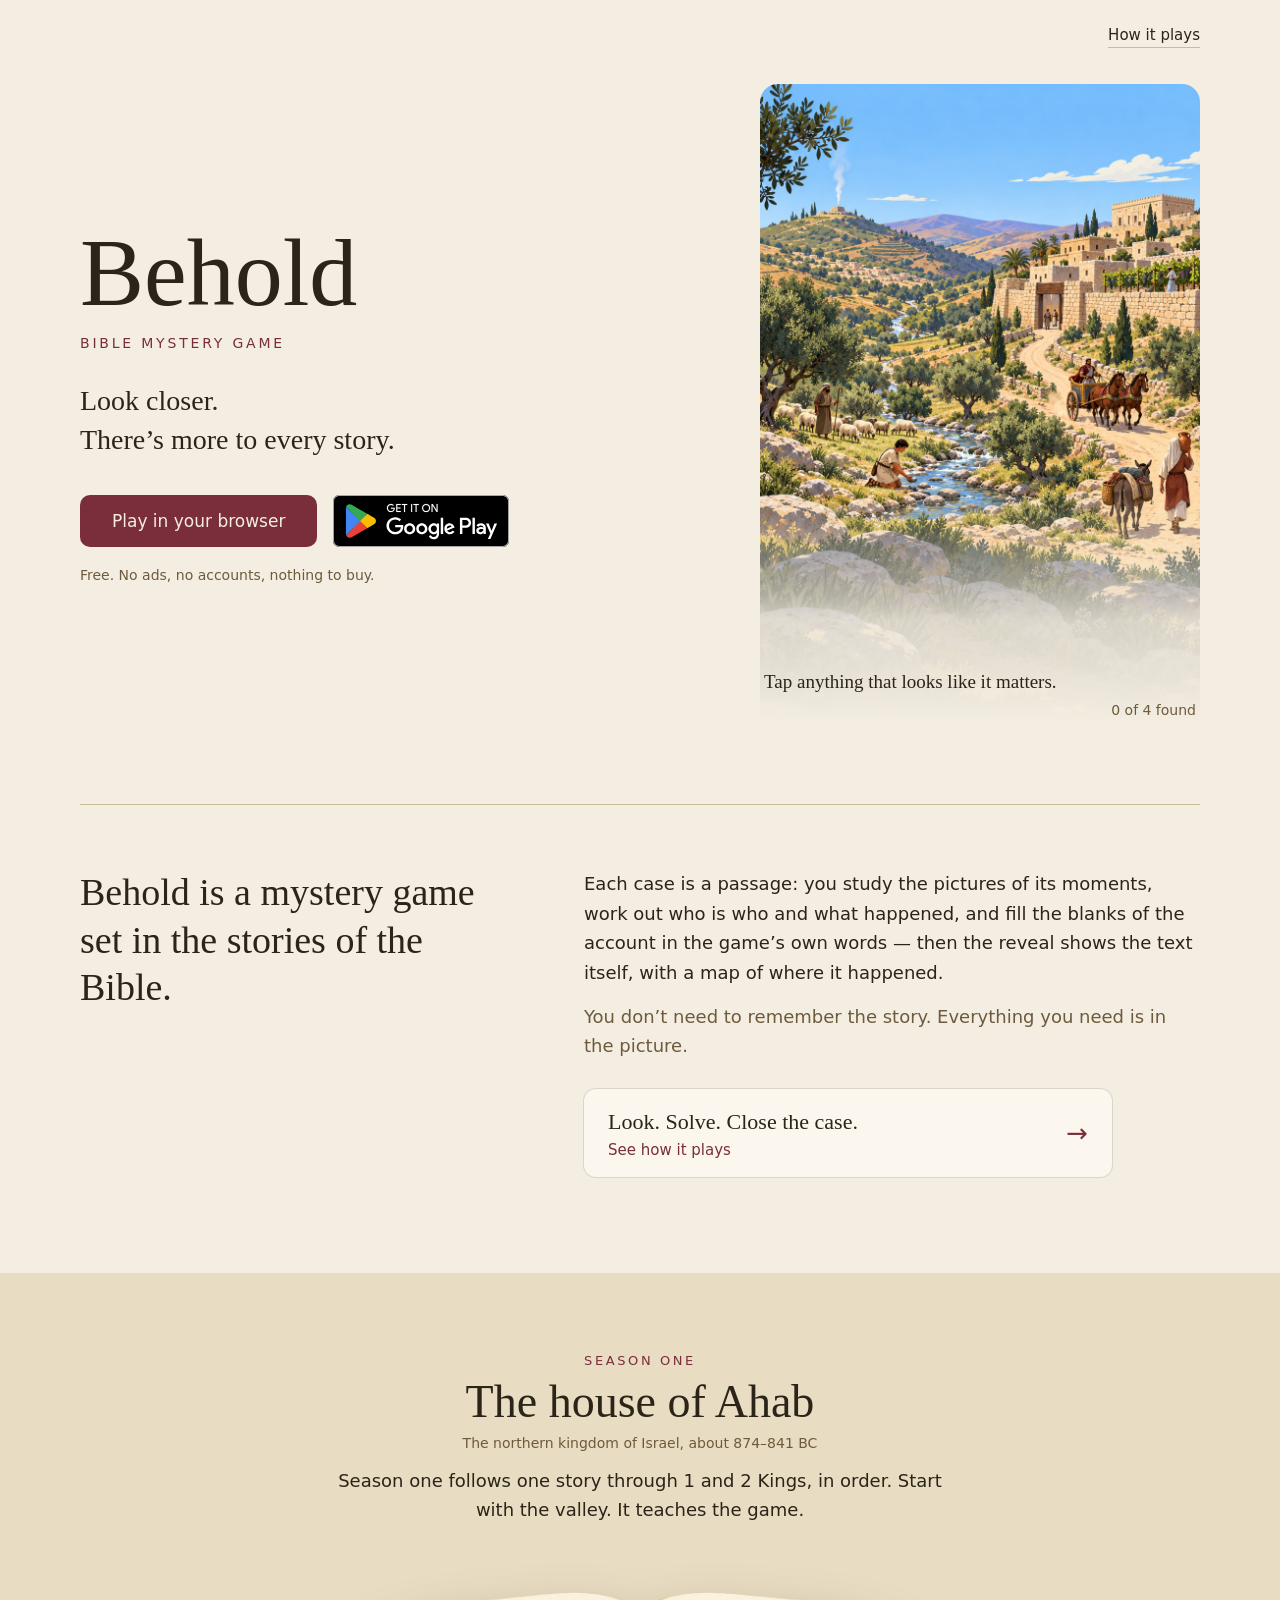
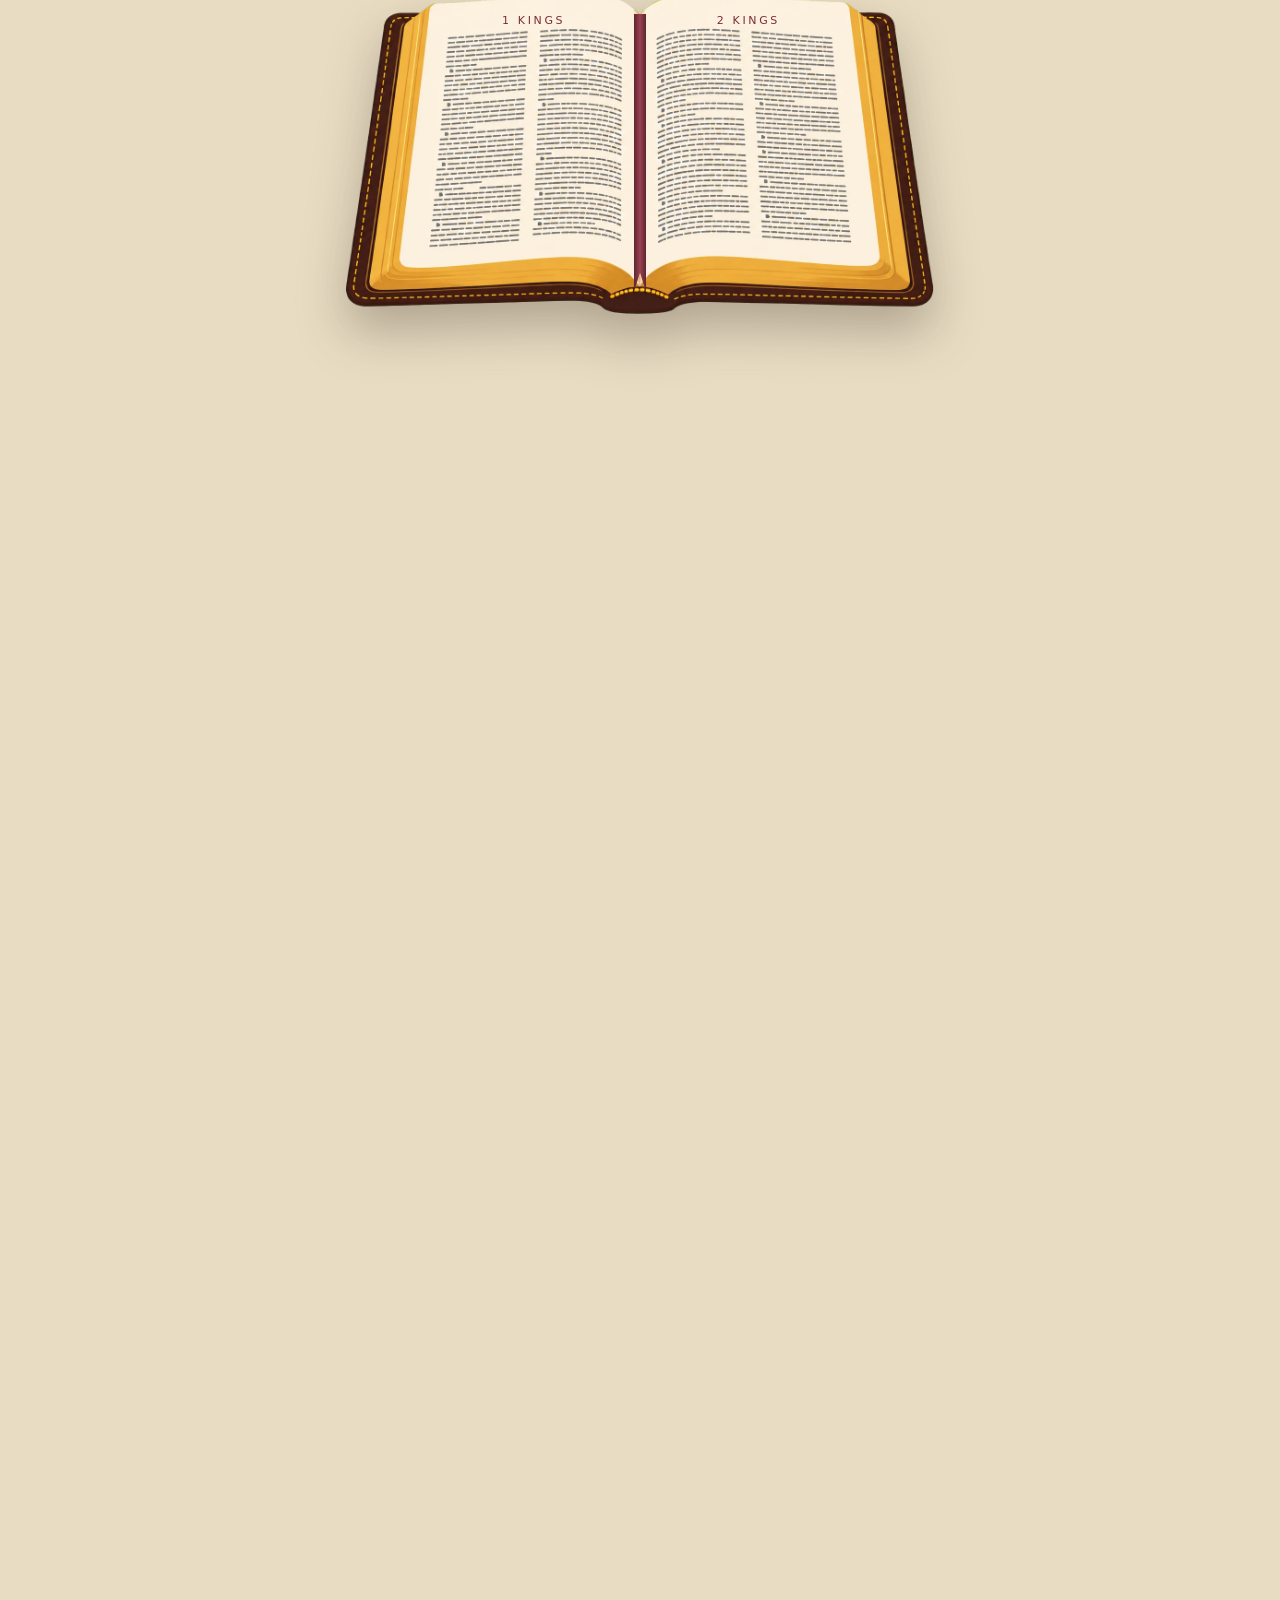
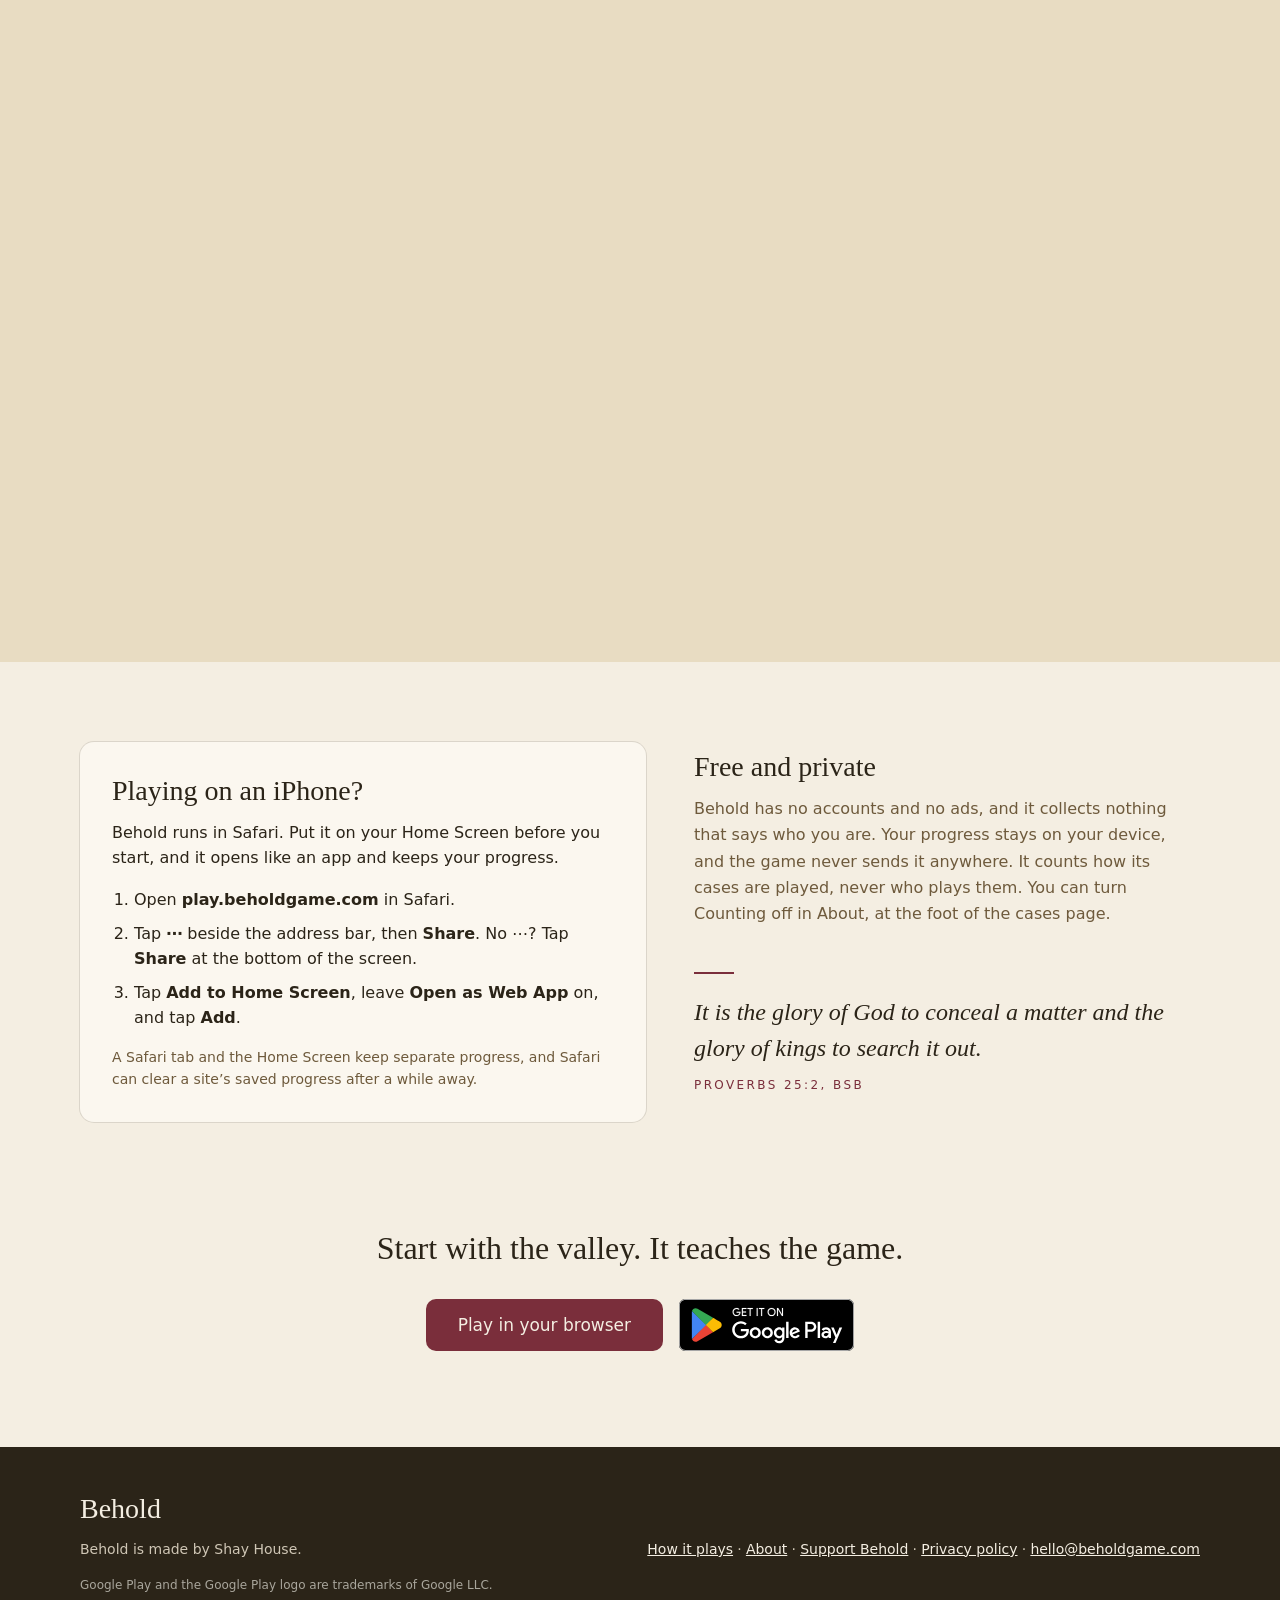
<file: index.html>
<!doctype html>
<html lang="en">
<head>
<meta charset="utf-8">
<meta name="viewport" content="width=device-width, initial-scale=1">
<title>Behold: Bible Mystery Game</title>
<meta name="description" content="Look closer. There’s more to every story.">
<meta property="og:type" content="website">
<meta property="og:url" content="https://beholdgame.com/">
<meta property="og:title" content="Behold: Bible Mystery Game">
<meta property="og:description" content="Look closer. There’s more to every story.">
<meta property="og:image" content="https://beholdgame.com/og-image.jpg">
<meta name="twitter:card" content="summary_large_image">
<script>(function device() {
  const agent = navigator.userAgent
  const iPad = /Macintosh/.test(agent) && navigator.maxTouchPoints > 1
  const iphone = /iPhone|iPod|iPad/.test(agent) || iPad
  document.documentElement.dataset.device = /Android/.test(agent)
    ? 'android'
    : iphone
      ? 'iphone'
      : 'computer'
})()</script>
<script>((page, service) => {
  if (
    ('globalPrivacyControl' in navigator && navigator.globalPrivacyControl === true) ||
    navigator.doNotTrack === '1'
  )
    return
  const device = document.documentElement.dataset.device
  let from = ''
  try {
    from = new URL(document.referrer).hostname.toLowerCase().replace(/^www\./, '')
  } catch {
    // No site told: an address typed, a bookmark, or a link from a site that keeps its name back.
  }
  if (!/^[a-z\d.-]{0,40}$/.test(from)) from = 'other'
  let shown = document.hidden ? -1 : performance.now()
  let counted = false
  document.addEventListener('visibilitychange', () => {
    if (!document.hidden && shown < 0) shown = performance.now()
    if (!document.hidden || counted || shown < 0) return
    counted = true
    // Under 10 or 30 seconds, or 1, 2, or 5 minutes, or longer.
    const under = [10e3, 30e3, 60e3, 120e3, 300e3].findIndex((ms) => performance.now() - shown < ms)
    const stay = ['<10s', '<30s', '<1m', '<2m', '<5m'][under] ?? '5m+'
    navigator.sendBeacon(
      `${service}/count`,
      JSON.stringify([
        ['view', page, device, 1],
        ['from', page, from, 1],
        ['stay', page, stay, 1],
        ['where', page, '', 1],
      ]),
    )
  })
})("home", "https://behold-counts.garishay.workers.dev")</script>
<link rel="icon" href="icons/favicon-48.png?v=3595e1d1">
<link rel="apple-touch-icon" href="icons/apple-touch-icon-180.png?v=2587e3fe">
<link rel="stylesheet" href="site.css?v=217d75e0">
<script src="look.js?v=7da460b2" defer></script>
<script src="fall.js?v=edd2ebed" defer></script>
</head>
<body>
<nav class="beside"><a href="how-it-plays/">How it plays</a></nav>
<header class="hero">
<div class="words">
<h1>Behold</h1>
<p class="kicker">Bible Mystery Game</p>
<p class="line"><span>Look closer.</span> <span>There’s more to every story.</span></p>
<div class="play computer"><a class="button" href="https://play.beholdgame.com/">Play in your browser</a><a class="badge" href="https://play.google.com/store/apps/details?id=house.shay.behold"><img src="img/google-play-badge.svg?v=4ffa4c7e" alt="Get it on Google Play"></a></div>
<div class="play android"><a class="badge" href="https://play.google.com/store/apps/details?id=house.shay.behold"><img src="img/google-play-badge.svg?v=4ffa4c7e" alt="Get it on Google Play"></a><p class="or"><a href="https://play.beholdgame.com/">or play in your browser</a></p></div>
<div class="play iphone"><a class="button" href="https://play.beholdgame.com/">Open the game</a><p class="note">Add it to your Home Screen before you start, so your progress is kept. <a href="#iphone">Here’s how</a></p></div>
<p class="price">Free. No ads, no accounts, nothing to buy.</p>
</div>
<div class="art"><img src="title.jpg?v=41496ac7" alt="A sunlit valley in ancient Israel: smoke rising from a far hill, a boy at a brook, and a chariot on the road to a walled town with vines along its wall"
  width="896" height="1672" fetchpriority="high"></div>
</header>
<main class="home">
<section class="what">
<h2>Behold is a mystery game set in the stories of the Bible.</h2>
<div>
<p>Each case is a passage: you study the pictures of its moments, work out who is who and what happened, and fill the blanks of the account in the game’s own words — then the reveal shows the text itself, with a map of where it happened.</p>
<p class="dim">You don’t need to remember the story. Everything you need is in the picture.</p>
<a class="more" href="how-it-plays/"><span class="title">Look. Solve. Close the case.</span>
<span class="sub">See how it plays</span></a>
</div>
</section>
<section class="season">
<p class="kicker">Season one</p>
<h2>The house of Ahab</h2>
<p class="era">The northern kingdom of Israel, about 874–841 BC</p>
<p class="intro">Season one follows one story through 1 and 2 Kings, in order. <span>Start with the valley. It teaches the game.</span></p>
<div class="bible" aria-hidden="true">
<img src="img/bible.webp?v=54a8f620" alt="" width="1326" height="746" loading="lazy">
<p>1 Kings</p>
<p>2 Kings</p>
</div>
<ol class="timeline">
<li class="book"><span>1 Samuel</span></li>
<li class="case">
<img src="img/case-valley-720.webp?v=8fd1c8aa" alt="The valley"
  width="720" height="900" loading="lazy">
<h3>The valley</h3>
</li>
<li class="book passed"><span>2 Samuel</span></li>
<li class="book"><span>1 Kings</span></li>
<li class="case">
<img src="img/case-carmel-720.webp?v=ce625d1a" alt="The mountain"
  width="720" height="900" loading="lazy">
<h3>The mountain</h3>
</li>
<li class="case">
<img src="img/case-vineyard-720.webp?v=39663ae2" alt="The vineyard"
  width="720" height="900" loading="lazy">
<h3>The vineyard</h3>
</li>
<li class="case">
<img src="img/case-micaiah-720.webp?v=f5e21904" alt="The battle"
  width="720" height="900" loading="lazy">
<h3>The battle</h3>
</li>
<li class="book"><span>2 Kings</span></li>
<li class="case">
<img src="img/case-shunammite-720.webp?v=d6c0430f" alt="The room"
  width="720" height="900" loading="lazy">
<h3>The room</h3>
</li>
<li class="case">
<img src="img/case-naaman-720.webp?v=30bb30ea" alt="The gift"
  width="720" height="900" loading="lazy">
<h3>The gift</h3>
</li>
<li class="case">
<img src="img/case-jehu-720.webp?v=685acf87" alt="The window"
  width="720" height="900" loading="lazy">
<h3>The window</h3>
</li>
<li class="next"><span aria-hidden="true"></span><p>Season two is coming.</p></li>
</ol>
<p class="help"><a href="support/">Help make it</a></p>
</section>
<div class="pair">
<section class="home-screen" id="iphone">
<h2>Playing on an iPhone?</h2>
<p>Behold runs in Safari. Put it on your Home Screen before you start, and it opens like an app and keeps your progress.</p>
<ol><li>Open <strong>play.beholdgame.com</strong> in Safari.</li><li>Tap <strong>⋯</strong> beside the address bar, then <strong>Share</strong>. No ⋯? Tap <strong>Share</strong> at the bottom of the screen.</li><li>Tap <strong>Add to Home Screen</strong>, leave <strong>Open as Web App</strong> on, and tap <strong>Add</strong>.</li></ol>
<p class="note">A Safari tab and the Home Screen keep separate progress, and Safari can clear a site’s saved progress after a while away.</p>
</section>
<div>
<section class="free">
<h2>Free and private</h2>
<p>Behold has no accounts and no ads, and it collects nothing that says who you are. Your progress stays on your device, and the game never sends it anywhere. It counts how its cases are played, never who plays them. You can turn Counting off in About, at the foot of the cases page.</p>
</section>
<figure class="epigraph">
<blockquote>It is the glory of God to conceal a matter and the glory of kings to search it out.</blockquote>
<figcaption>Proverbs 25:2, BSB</figcaption>
</figure>
</div>
</div>
<section class="call">
<p><span>Start with the valley.</span> <span>It teaches the game.</span></p>
<div class="play computer"><a class="button" href="https://play.beholdgame.com/">Play in your browser</a><a class="badge" href="https://play.google.com/store/apps/details?id=house.shay.behold"><img src="img/google-play-badge.svg?v=4ffa4c7e" alt="Get it on Google Play"></a></div>
<div class="play android"><a class="badge" href="https://play.google.com/store/apps/details?id=house.shay.behold"><img src="img/google-play-badge.svg?v=4ffa4c7e" alt="Get it on Google Play"></a></div>
<div class="play iphone"><a class="button" href="https://play.beholdgame.com/">Open the game</a></div>
</section>
</main>
<footer class="foot">
<div>
<div><p class="name">Behold</p><p>Behold is made by Shay House.</p></div>
<div class="links"><ul><li><a href="how-it-plays/">How it plays</a></li><li><a href="about/">About</a></li><li><a href="support/">Support Behold</a></li></ul><ul><li><a href="https://play.beholdgame.com/privacy/">Privacy policy</a></li><li><a href="mailto:hello@beholdgame.com">hello@beholdgame.com</a></li></ul></div>
<p class="fine">Google Play and the Google Play logo are trademarks of Google LLC.</p>
</div>
</footer>
</body>
</html>
</file>
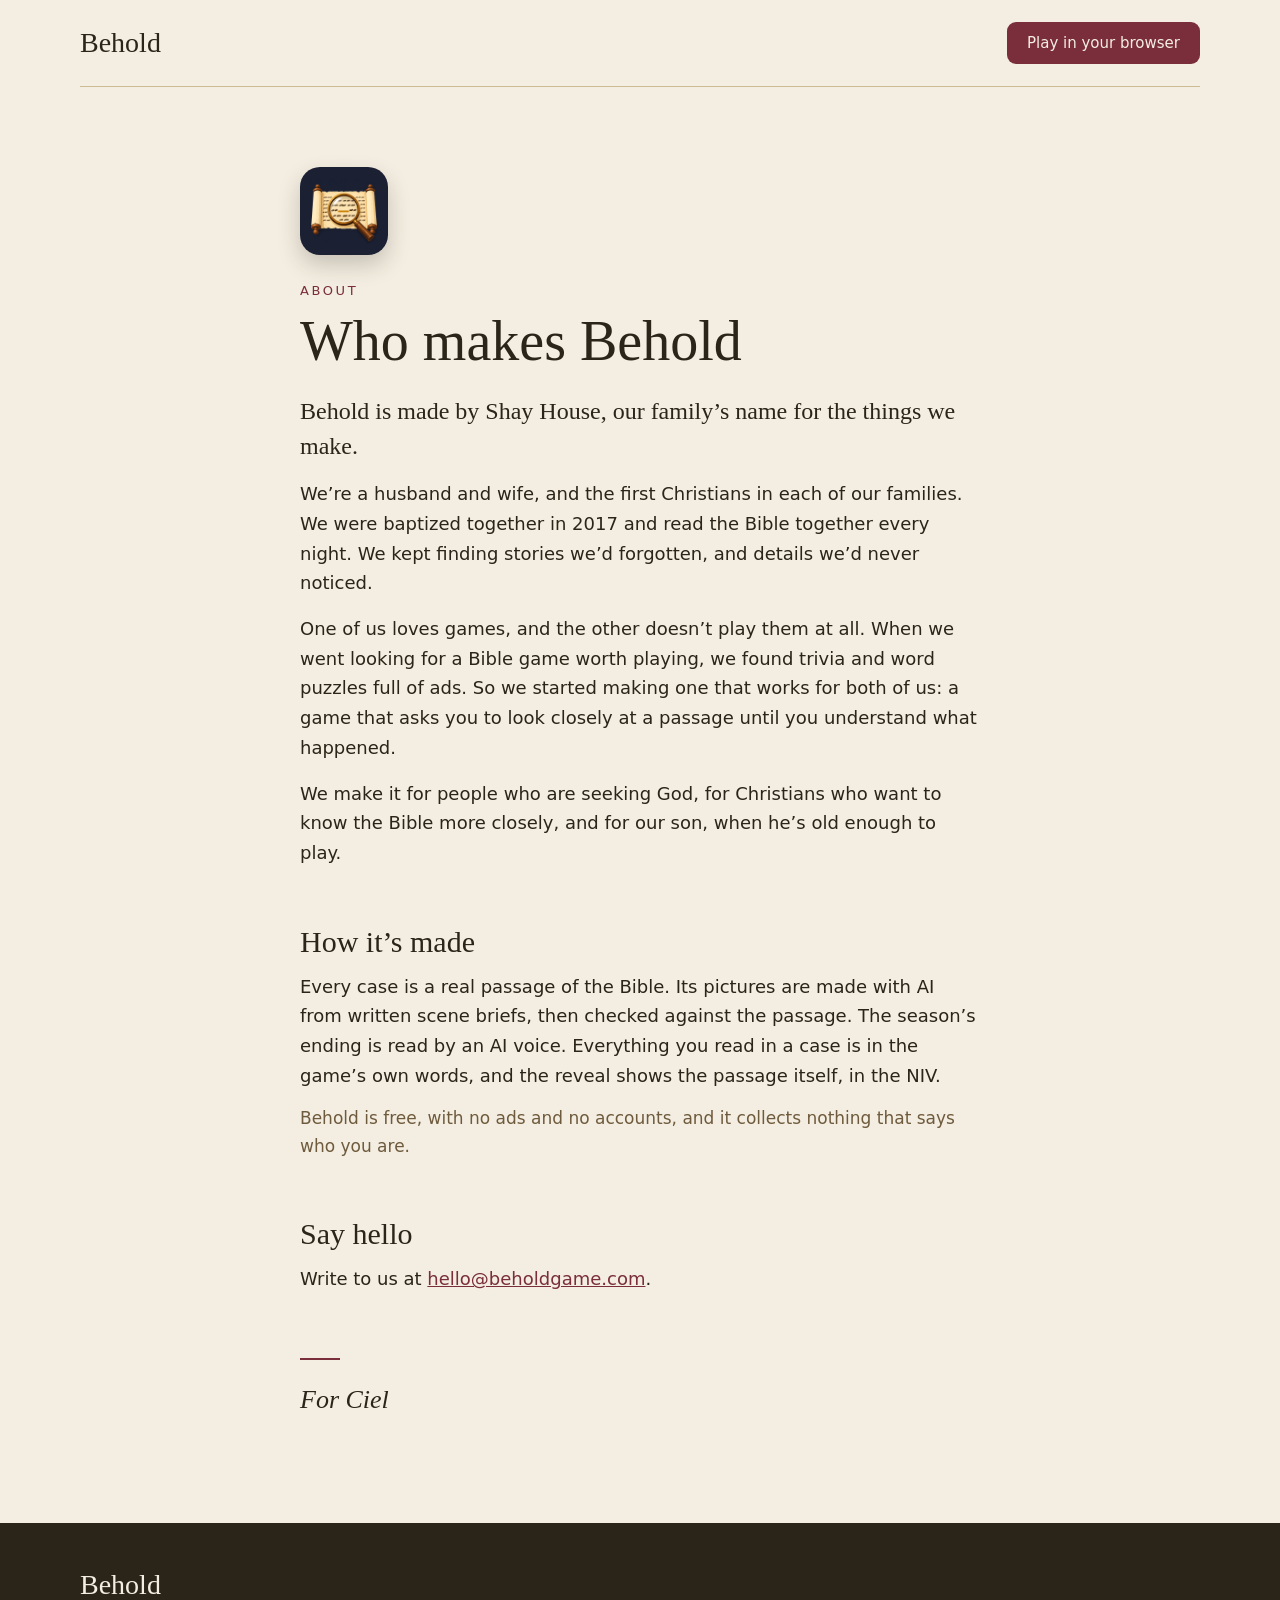
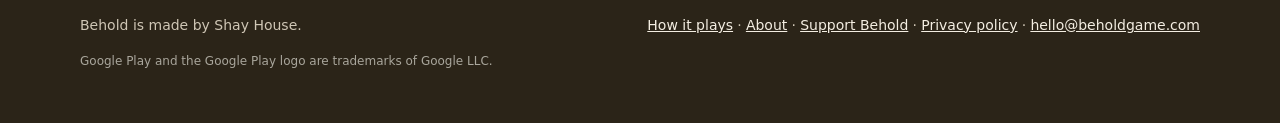
<file: about/index.html>
<!doctype html>
<html lang="en">
<head>
<meta charset="utf-8">
<meta name="viewport" content="width=device-width, initial-scale=1">
<title>Behold: About</title>
<meta name="description" content="Look closer. There’s more to every story.">
<meta property="og:type" content="website">
<meta property="og:url" content="https://beholdgame.com/about/">
<meta property="og:title" content="Behold: Bible Mystery Game">
<meta property="og:description" content="Look closer. There’s more to every story.">
<meta property="og:image" content="https://beholdgame.com/og-image.jpg">
<meta name="twitter:card" content="summary_large_image">
<script>(function device() {
  const agent = navigator.userAgent
  const iPad = /Macintosh/.test(agent) && navigator.maxTouchPoints > 1
  const iphone = /iPhone|iPod|iPad/.test(agent) || iPad
  document.documentElement.dataset.device = /Android/.test(agent)
    ? 'android'
    : iphone
      ? 'iphone'
      : 'computer'
})()</script>
<script>((page, service) => {
  if (
    ('globalPrivacyControl' in navigator && navigator.globalPrivacyControl === true) ||
    navigator.doNotTrack === '1'
  )
    return
  const device = document.documentElement.dataset.device
  let from = ''
  try {
    from = new URL(document.referrer).hostname.toLowerCase().replace(/^www\./, '')
  } catch {
    // No site told: an address typed, a bookmark, or a link from a site that keeps its name back.
  }
  if (!/^[a-z\d.-]{0,40}$/.test(from)) from = 'other'
  let shown = document.hidden ? -1 : performance.now()
  let counted = false
  document.addEventListener('visibilitychange', () => {
    if (!document.hidden && shown < 0) shown = performance.now()
    if (!document.hidden || counted || shown < 0) return
    counted = true
    // Under 10 or 30 seconds, or 1, 2, or 5 minutes, or longer.
    const under = [10e3, 30e3, 60e3, 120e3, 300e3].findIndex((ms) => performance.now() - shown < ms)
    const stay = ['<10s', '<30s', '<1m', '<2m', '<5m'][under] ?? '5m+'
    navigator.sendBeacon(
      `${service}/count`,
      JSON.stringify([
        ['view', page, device, 1],
        ['from', page, from, 1],
        ['stay', page, stay, 1],
        ['where', page, '', 1],
      ]),
    )
  })
})("about", "https://behold-counts.garishay.workers.dev")</script>
<link rel="icon" href="../icons/favicon-48.png?v=3595e1d1">
<link rel="apple-touch-icon" href="../icons/apple-touch-icon-180.png?v=2587e3fe">
<link rel="stylesheet" href="../site.css?v=217d75e0">
</head>
<body>
<header class="top">
<nav>
<a class="name" href="../">Behold</a>
<a class="browser" href="https://play.beholdgame.com/">Play in your browser</a>
</nav>
</header>
<main class="about">
<img class="icon" src="../icons/icon-192.png?v=78e3ab86" alt="Behold’s icon: a scroll under a magnifying glass"
  width="72" height="72">
<p class="kicker">About</p>
<h1>Who makes Behold</h1>
<p class="lead">Behold is made by Shay House, our family’s name for the things we make.</p>
<p>We’re a husband and wife, and the first Christians in each of our families. We were baptized together in 2017 and read the Bible together every night. We kept finding stories we’d forgotten, and details we’d never noticed.</p>
<p>One of us loves games, and the other doesn’t play them at all. When we went looking for a Bible game worth playing, we found trivia and word puzzles full of ads. So we started making one that works for both of us: a game that asks you to look closely at a passage until you understand what happened.</p>
<p>We make it for people who are seeking God, for Christians who want to know the Bible more closely, and for our son, when he’s old enough to play.</p>
<h2>How it’s made</h2>
<p>Every case is a real passage of the Bible. Its pictures are made with AI from written scene briefs, then checked against the passage. The season’s ending is read by an AI voice. Everything you read in a case is in the game’s own words, and the reveal shows the passage itself, in the NIV.</p>
<p class="dim">Behold is free, with no ads and no accounts, and it collects nothing that says who you are.</p>
<h2>Say hello</h2>
<p>Write to us at <a href="mailto:hello@beholdgame.com">hello@beholdgame.com</a>.</p>
<p class="dedication">For Ciel</p>
</main>
<footer class="foot">
<div>
<div><p class="name">Behold</p><p>Behold is made by Shay House.</p></div>
<div class="links"><ul><li><a href="../how-it-plays/">How it plays</a></li><li><a href="../about/" aria-current="page">About</a></li><li><a href="../support/">Support Behold</a></li></ul><ul><li><a href="https://play.beholdgame.com/privacy/">Privacy policy</a></li><li><a href="mailto:hello@beholdgame.com">hello@beholdgame.com</a></li></ul></div>
<p class="fine">Google Play and the Google Play logo are trademarks of Google LLC.</p>
</div>
</footer>
</body>
</html>
</file>
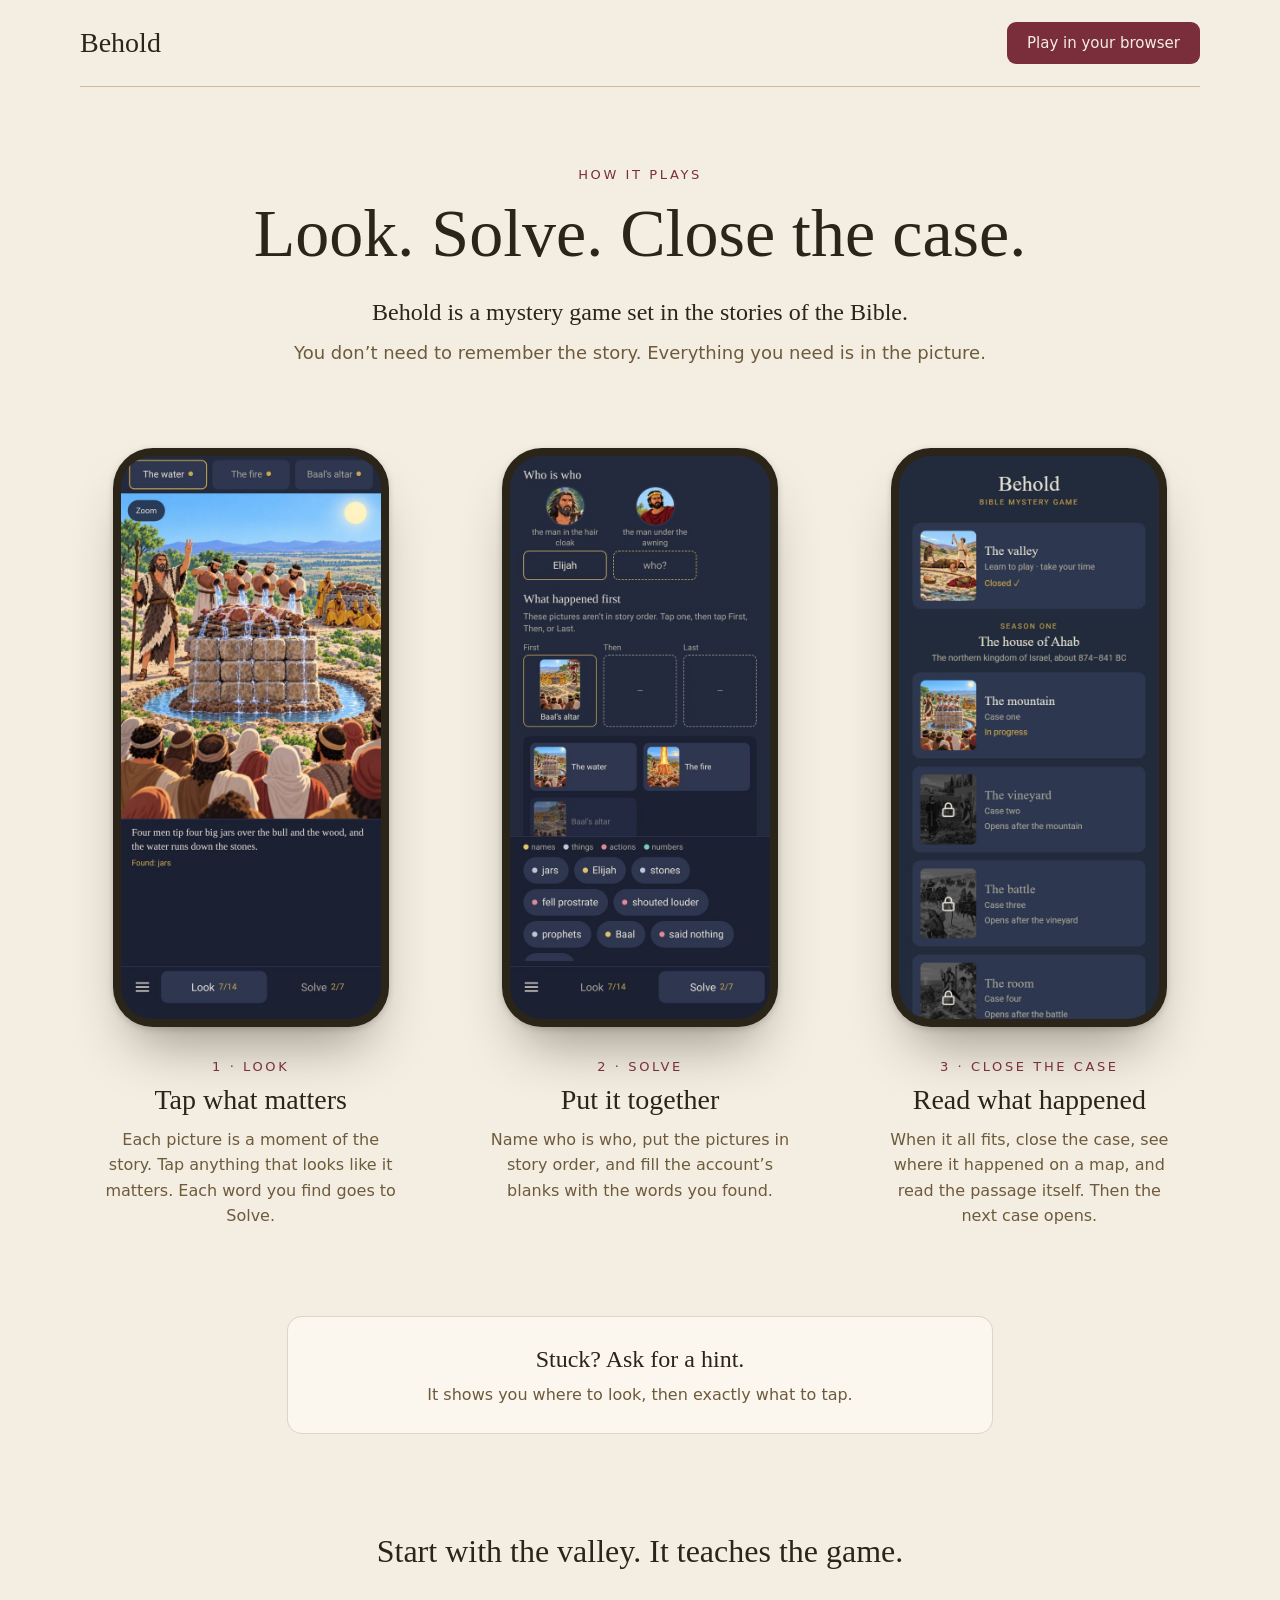
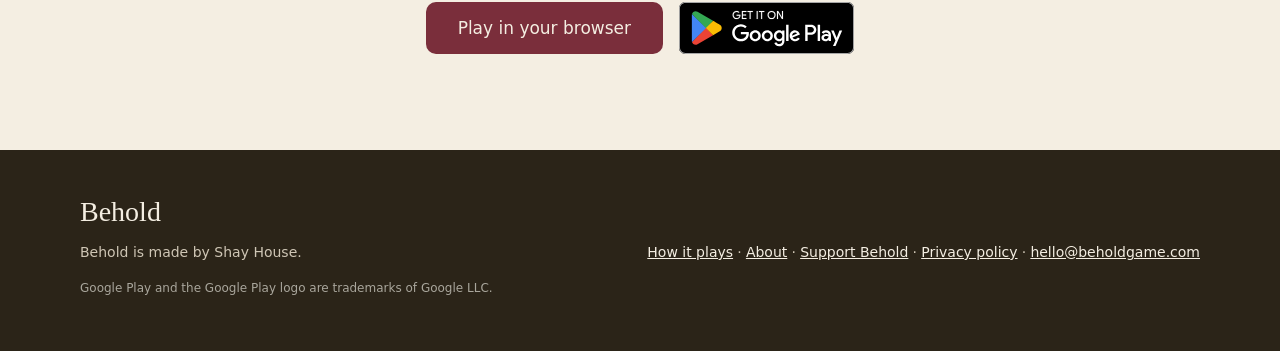
<file: how-it-plays/index.html>
<!doctype html>
<html lang="en">
<head>
<meta charset="utf-8">
<meta name="viewport" content="width=device-width, initial-scale=1">
<title>Behold: How it plays</title>
<meta name="description" content="Look closer. There’s more to every story.">
<meta property="og:type" content="website">
<meta property="og:url" content="https://beholdgame.com/how-it-plays/">
<meta property="og:title" content="Behold: Bible Mystery Game">
<meta property="og:description" content="Look closer. There’s more to every story.">
<meta property="og:image" content="https://beholdgame.com/og-image.jpg">
<meta name="twitter:card" content="summary_large_image">
<script>(function device() {
  const agent = navigator.userAgent
  const iPad = /Macintosh/.test(agent) && navigator.maxTouchPoints > 1
  const iphone = /iPhone|iPod|iPad/.test(agent) || iPad
  document.documentElement.dataset.device = /Android/.test(agent)
    ? 'android'
    : iphone
      ? 'iphone'
      : 'computer'
})()</script>
<script>((page, service) => {
  if (
    ('globalPrivacyControl' in navigator && navigator.globalPrivacyControl === true) ||
    navigator.doNotTrack === '1'
  )
    return
  const device = document.documentElement.dataset.device
  let from = ''
  try {
    from = new URL(document.referrer).hostname.toLowerCase().replace(/^www\./, '')
  } catch {
    // No site told: an address typed, a bookmark, or a link from a site that keeps its name back.
  }
  if (!/^[a-z\d.-]{0,40}$/.test(from)) from = 'other'
  let shown = document.hidden ? -1 : performance.now()
  let counted = false
  document.addEventListener('visibilitychange', () => {
    if (!document.hidden && shown < 0) shown = performance.now()
    if (!document.hidden || counted || shown < 0) return
    counted = true
    // Under 10 or 30 seconds, or 1, 2, or 5 minutes, or longer.
    const under = [10e3, 30e3, 60e3, 120e3, 300e3].findIndex((ms) => performance.now() - shown < ms)
    const stay = ['<10s', '<30s', '<1m', '<2m', '<5m'][under] ?? '5m+'
    navigator.sendBeacon(
      `${service}/count`,
      JSON.stringify([
        ['view', page, device, 1],
        ['from', page, from, 1],
        ['stay', page, stay, 1],
        ['where', page, '', 1],
      ]),
    )
  })
})("how-it-plays", "https://behold-counts.garishay.workers.dev")</script>
<link rel="icon" href="../icons/favicon-48.png?v=3595e1d1">
<link rel="apple-touch-icon" href="../icons/apple-touch-icon-180.png?v=2587e3fe">
<link rel="stylesheet" href="../site.css?v=217d75e0">
</head>
<body>
<header class="top">
<nav>
<a class="name" href="../">Behold</a>
<a class="browser" href="https://play.beholdgame.com/">Play in your browser</a>
</nav>
</header>
<main class="plays">
<div class="intro">
<p class="kicker">How it plays</p>
<h1>Look. Solve. Close the case.</h1>
<p class="lead">Behold is a mystery game set in the stories of the Bible.</p>
<p class="dim">You don’t need to remember the story. Everything you need is in the picture.</p>
</div>
<ol class="steps">
<li>
<div class="screen"><img src="../img/screen-look.jpg?v=f40d5221" alt="Look: the mountain’s picture of the water, with a caption docked under it"
  width="600" height="1298" loading="lazy"></div>
<p class="kicker">1 · Look</p>
<h2>Tap what matters</h2>
<p class="dim">Each picture is a moment of the story. <span>Tap anything that looks like it matters.</span> Each word you find goes to Solve.</p>
</li>
<li>
<div class="screen"><img src="../img/screen-solve.jpg?v=ba483841" alt="Solve: two faces to name, three pictures to put in order, and the bank of found words"
  width="600" height="1298" loading="lazy"></div>
<p class="kicker">2 · Solve</p>
<h2>Put it together</h2>
<p class="dim">Name who is who, put the pictures in story order, and fill the account’s blanks with the words you found.</p>
</li>
<li>
<div class="screen"><img src="../img/screen-cases.jpg?v=aac58472" alt="The cases page: the valley closed, the mountain in progress, the cases after it waiting their turn"
  width="600" height="1298" loading="lazy"></div>
<p class="kicker">3 · Close the case</p>
<h2>Read what happened</h2>
<p class="dim">When it all fits, close the case, see where it happened on a map, and read the passage itself. Then the next case opens.</p>
</li>
</ol>
<div class="hint">
<p class="ask">Stuck? Ask for a hint.</p>
<p class="dim">It shows you where to look, then exactly what to tap.</p>
</div>
<section class="call">
<p><span>Start with the valley.</span> <span>It teaches the game.</span></p>
<div class="play computer"><a class="button" href="https://play.beholdgame.com/">Play in your browser</a><a class="badge" href="https://play.google.com/store/apps/details?id=house.shay.behold"><img src="../img/google-play-badge.svg?v=4ffa4c7e" alt="Get it on Google Play"></a></div>
<div class="play android"><a class="badge" href="https://play.google.com/store/apps/details?id=house.shay.behold"><img src="../img/google-play-badge.svg?v=4ffa4c7e" alt="Get it on Google Play"></a><p class="or"><a href="https://play.beholdgame.com/">or play in your browser</a></p></div>
<div class="play iphone"><a class="button" href="https://play.beholdgame.com/">Open the game</a><p class="note">Add it to your Home Screen before you start, so your progress is kept. <a href="../#iphone">Here’s how</a></p></div>
</section>
</main>
<footer class="foot">
<div>
<div><p class="name">Behold</p><p>Behold is made by Shay House.</p></div>
<div class="links"><ul><li><a href="../how-it-plays/" aria-current="page">How it plays</a></li><li><a href="../about/">About</a></li><li><a href="../support/">Support Behold</a></li></ul><ul><li><a href="https://play.beholdgame.com/privacy/">Privacy policy</a></li><li><a href="mailto:hello@beholdgame.com">hello@beholdgame.com</a></li></ul></div>
<p class="fine">Google Play and the Google Play logo are trademarks of Google LLC.</p>
</div>
</footer>
</body>
</html>
</file>
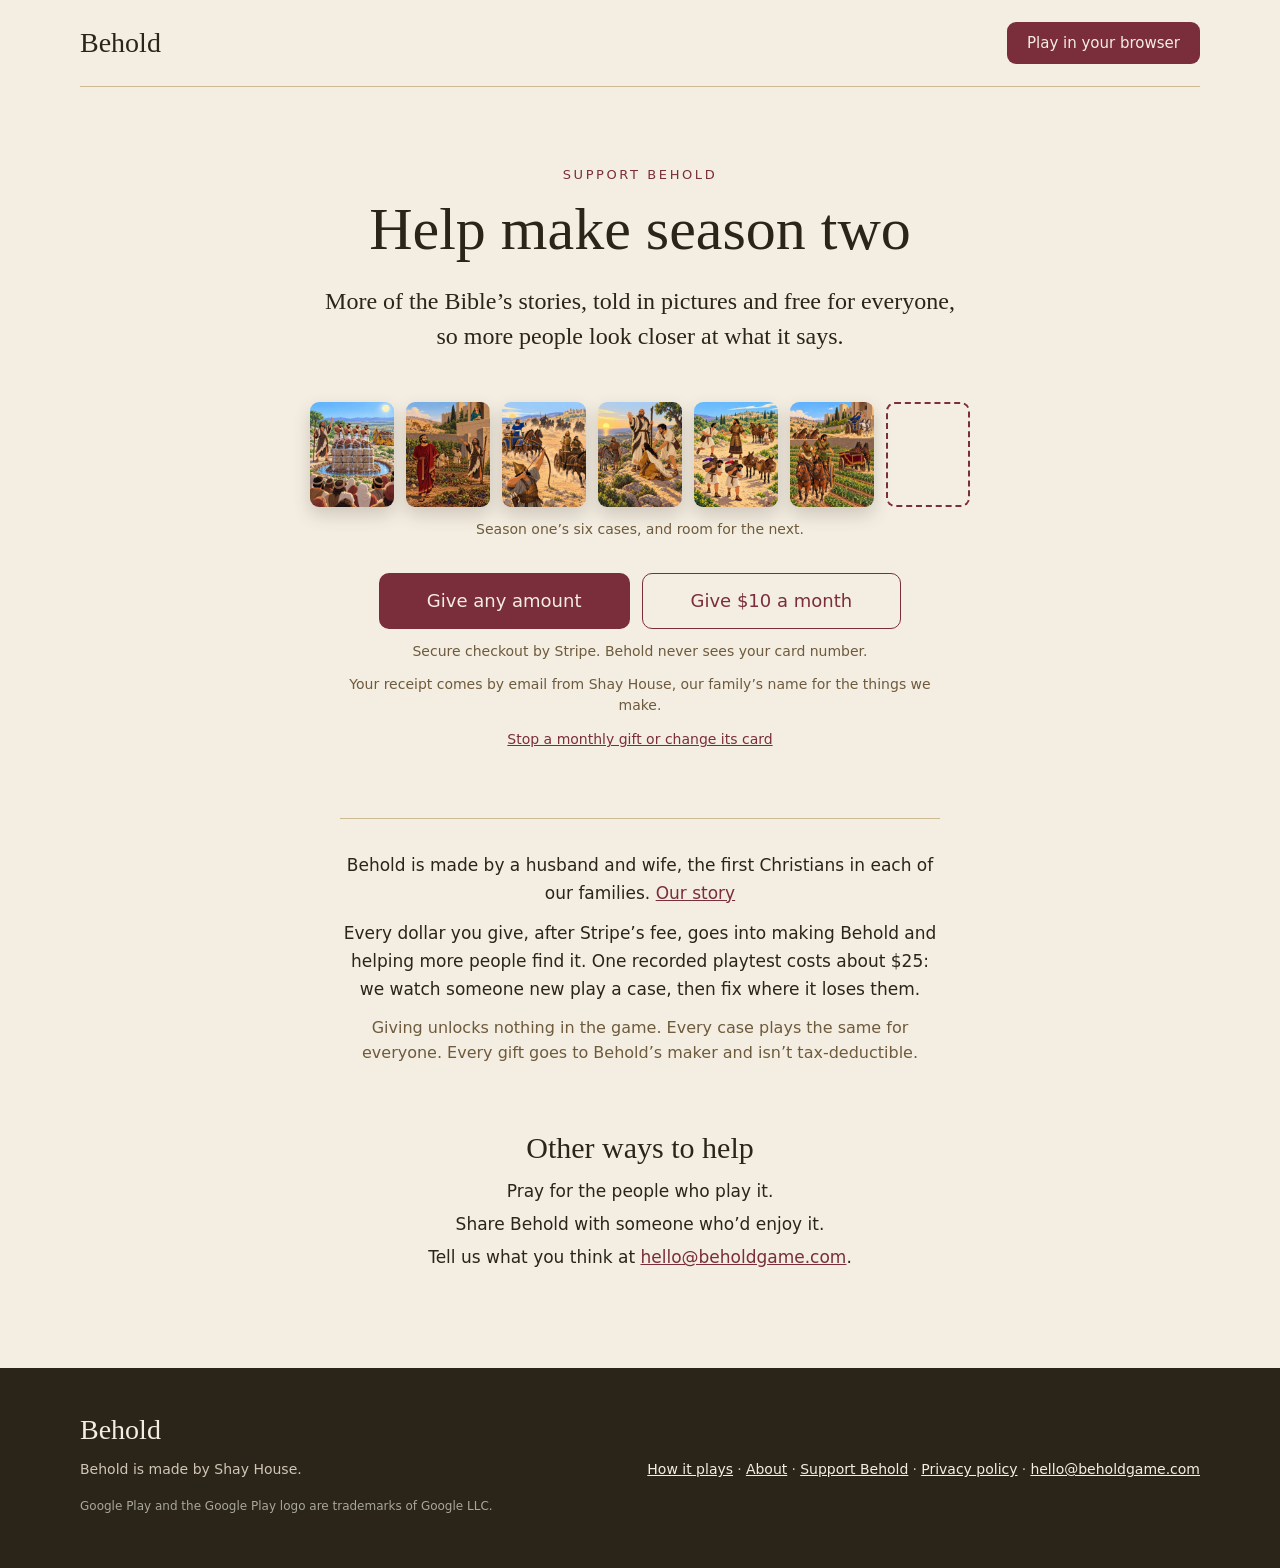
<file: support/index.html>
<!doctype html>
<html lang="en">
<head>
<meta charset="utf-8">
<meta name="viewport" content="width=device-width, initial-scale=1">
<title>Behold: Support</title>
<meta name="description" content="Look closer. There’s more to every story.">
<meta property="og:type" content="website">
<meta property="og:url" content="https://beholdgame.com/support/">
<meta property="og:title" content="Behold: Bible Mystery Game">
<meta property="og:description" content="Look closer. There’s more to every story.">
<meta property="og:image" content="https://beholdgame.com/og-image.jpg">
<meta name="twitter:card" content="summary_large_image">
<script>(function device() {
  const agent = navigator.userAgent
  const iPad = /Macintosh/.test(agent) && navigator.maxTouchPoints > 1
  const iphone = /iPhone|iPod|iPad/.test(agent) || iPad
  document.documentElement.dataset.device = /Android/.test(agent)
    ? 'android'
    : iphone
      ? 'iphone'
      : 'computer'
})()</script>
<script>((page, service) => {
  if (
    ('globalPrivacyControl' in navigator && navigator.globalPrivacyControl === true) ||
    navigator.doNotTrack === '1'
  )
    return
  const device = document.documentElement.dataset.device
  let from = ''
  try {
    from = new URL(document.referrer).hostname.toLowerCase().replace(/^www\./, '')
  } catch {
    // No site told: an address typed, a bookmark, or a link from a site that keeps its name back.
  }
  if (!/^[a-z\d.-]{0,40}$/.test(from)) from = 'other'
  let shown = document.hidden ? -1 : performance.now()
  let counted = false
  document.addEventListener('visibilitychange', () => {
    if (!document.hidden && shown < 0) shown = performance.now()
    if (!document.hidden || counted || shown < 0) return
    counted = true
    // Under 10 or 30 seconds, or 1, 2, or 5 minutes, or longer.
    const under = [10e3, 30e3, 60e3, 120e3, 300e3].findIndex((ms) => performance.now() - shown < ms)
    const stay = ['<10s', '<30s', '<1m', '<2m', '<5m'][under] ?? '5m+'
    navigator.sendBeacon(
      `${service}/count`,
      JSON.stringify([
        ['view', page, device, 1],
        ['from', page, from, 1],
        ['stay', page, stay, 1],
        ['where', page, '', 1],
      ]),
    )
  })
})("support", "https://behold-counts.garishay.workers.dev")</script>
<link rel="icon" href="../icons/favicon-48.png?v=3595e1d1">
<link rel="apple-touch-icon" href="../icons/apple-touch-icon-180.png?v=2587e3fe">
<link rel="stylesheet" href="../site.css?v=217d75e0">
</head>
<body>
<header class="top">
<nav>
<a class="name" href="../">Behold</a>
<a class="browser" href="https://play.beholdgame.com/">Play in your browser</a>
</nav>
</header>
<main class="support">
<p class="kicker">Support Behold</p>
<h1>Help make season two</h1>
<p class="lead">More of the Bible’s stories, told in pictures and free for everyone, so more people look closer at what it says.</p>
<figure class="six">
<img src="../img/case-carmel.jpg?v=6c9619f2"
  alt="The mountain" width="84" height="105">
<img src="../img/case-vineyard.jpg?v=7ab50f4d"
  alt="The vineyard" width="84" height="105">
<img src="../img/case-micaiah.jpg?v=a83e81d4"
  alt="The battle" width="84" height="105">
<img src="../img/case-shunammite.jpg?v=6d80c108"
  alt="The room" width="84" height="105">
<img src="../img/case-naaman.jpg?v=1345ddfb"
  alt="The gift" width="84" height="105">
<img src="../img/case-jehu.jpg?v=3a126e1e"
  alt="The window" width="84" height="105">
<span aria-hidden="true"></span>
<figcaption>Season one’s six cases, and room for the next.</figcaption>
</figure>
<div class="give">
<div class="ways">
<a class="button" href="https://buy.stripe.com/7sY6oGgPK7xQ81le6Eb3q00">Give any amount</a>
<a class="button monthly" href="https://buy.stripe.com/dRm7sKarm3hAepJ0fOb3q01">Give $10 a month</a>
</div>
<p>Secure checkout by Stripe. Behold never sees your card number.</p>
<p>Your receipt comes by email from Shay House, our family’s name for the things we make.</p>
<p class="stop"><a href="https://billing.stripe.com/p/login/7sY6oGgPK7xQ81le6Eb3q00">Stop a monthly gift or change its card</a></p>
</div>
<div class="story">
<p>Behold is made by a husband and wife, the first Christians in each of our families. <a href="../about/">Our story</a></p>
<p>Every dollar you give, after Stripe’s fee, goes into making Behold and helping more people find it. One recorded playtest costs about $25: we watch someone new play a case, then fix where it loses them.</p>
<p class="dim">Giving unlocks nothing in the game. Every case plays the same for everyone. Every gift goes to Behold’s maker and isn’t tax‑deductible.</p>
</div>
<section class="others">
<h2>Other ways to help</h2>
<p>Pray for the people who play it.</p>
<p>Share Behold with someone who’d enjoy it.</p>
<p>Tell us what you think at <a href="mailto:hello@beholdgame.com">hello@beholdgame.com</a>.</p>
</section>
</main>
<footer class="foot">
<div>
<div><p class="name">Behold</p><p>Behold is made by Shay House.</p></div>
<div class="links"><ul><li><a href="../how-it-plays/">How it plays</a></li><li><a href="../about/">About</a></li><li><a href="../support/" aria-current="page">Support Behold</a></li></ul><ul><li><a href="https://play.beholdgame.com/privacy/">Privacy policy</a></li><li><a href="mailto:hello@beholdgame.com">hello@beholdgame.com</a></li></ul></div>
<p class="fine">Google Play and the Google Play logo are trademarks of Google LLC.</p>
</div>
</footer>
</body>
</html>
</file>
<file: site.css>
/* beholdgame.com's one stylesheet (#70, Gate 45 A3): the design's "Linen and ink", phone first,
   with a computer's layout from 900 px wide. Each color the game has is the game's own token by
   value, named beside it. The fonts are the game's two stacks; there are no web fonts and no gold.
   Night is the game's, inside its pictures, and no rule here paints with it. */

:root {
  --linen: #f4eee2; /* the game's --papyrus, lightened: the page */
  --papyrus: #e8dcc2; /* --papyrus: the season's band */
  --vellum: #fbf7ef; /* cards and boxes, a step lighter than the page */
  --edge: #cdbb93; /* --papyrus-edge: hairlines */
  --ink: #2b2418; /* --papyrus-ink: text, and the foot's ground */
  --ink-dim: #6e5a3c; /* --papyrus-ink-dim: secondary text */
  --wine: #7a2e3b; /* --wine: the one accent */
  --ring: 0 0 0 1px rgb(43 36 24 / 0.12); /* a card's edge, ink at 12% */
  --foot-text: #cfc6b5;
  --foot-fine: #a9a69c;
  --serif: 'Iowan Old Style', 'Palatino Linotype', Palatino, 'Book Antiqua', Georgia, serif;
  --sans: system-ui, -apple-system, 'Segoe UI', Roboto, 'Helvetica Neue', Arial, sans-serif;
  --gutter: clamp(20px, 4vw, 48px);
}

body {
  margin: 0;
  background: var(--linen);
  color: var(--ink);
  font-family: var(--sans);
}

a {
  color: var(--wine);
}

:focus-visible {
  outline: 2px solid var(--wine);
  outline-offset: 2px;
}

h1,
h2,
h3 {
  font-family: var(--serif);
  font-weight: 400;
}

.dim {
  color: var(--ink-dim);
}

/* Below a computer's width, the page is the phone's, in a column no wider than 600 px. */
.top,
.hero,
main,
.foot > div {
  max-width: 600px;
  margin-inline: auto;
}

/* The inner pages' header: on a phone, the name alone (A5 as ruled). */
.top nav {
  display: flex;
  align-items: center;
  justify-content: center;
  height: 56px;
  border-bottom: 1px solid var(--edge);
}

.top .name {
  font-family: var(--serif);
  font-size: 24px;
  color: var(--ink);
  text-decoration: none;
}

.top .browser,
.beside {
  display: none;
}

.kicker {
  margin: 0;
  font-size: 12px;
  line-height: 1.25;
  letter-spacing: 0.2em;
  text-transform: uppercase;
  color: var(--wine);
}

/* The play buttons (A5, A6): a group for each device, the computer's until the head's script names
   the device. On a phone the first button fills the column, and the rest sit under it. */
.play {
  display: flex;
  flex-direction: column;
  align-items: center;
}

.play.android,
.play.iphone {
  display: none;
}

[data-device='android'] .play.android,
[data-device='iphone'] .play.iphone {
  display: flex;
}

[data-device='android'] .play.computer,
[data-device='iphone'] .play.computer {
  display: none;
}

.button {
  display: flex;
  align-items: center;
  justify-content: center;
  align-self: stretch;
  min-height: 52px;
  border-radius: 10px;
  background: var(--wine);
  color: var(--linen);
  font-size: 17px;
  text-decoration: none;
}

.coming {
  display: flex;
  align-items: center;
  height: 52px;
  margin: 14px 0 0;
  padding: 0 20px;
  box-sizing: border-box;
  border: 1px solid var(--edge);
  border-radius: 9px;
  font-size: 15px;
  color: var(--ink-dim);
}

.badge img {
  display: block;
  height: 60px;
}

/* Under the browser's button, in a computer's group in one column, as a window under 900 px wide
   or a page without script shows it, the badge keeps the quarter of its height clear that
   Google's rules ask, as "or play in your browser" keeps 16 px under it on Android (#204). */
.button + .badge {
  margin-top: 16px;
}

.play .or {
  margin: 16px 0 0;
  font-size: 15px;
}

.play .note {
  margin: 14px 0 0;
  font-size: 15px;
  line-height: 1.5;
}

/* The home page's top: the picture over the name on a phone, beside it on a computer. */
.hero {
  display: flex;
  flex-direction: column-reverse;
  padding-bottom: 40px;
  text-align: center;
}

.art {
  position: relative;
  aspect-ratio: 390 / 540;
  overflow: hidden;
}

.art img {
  display: block;
  width: 100%;
  height: auto;
}

/* The picture fades into the page under its last third. */
.art::after {
  content: '';
  position: absolute;
  inset: 61.11% 0 0;
  background: linear-gradient(
    180deg,
    rgb(244 238 226 / 0) 0%,
    rgb(244 238 226 / 0.86) 52%,
    var(--linen) 92%
  );
}

/* The Look (70d), which its script lays on the picture over the fade. A tap anywhere on the picture
   answers, so the pointer is all the picture's, as the game's is, and no tap is highlighted. */
.look {
  cursor: pointer;
  -webkit-tap-highlight-color: transparent;
}

/* A spot is placed by its center, its top left on the design's picture 390 px wide plus 22, scaled
   with the picture, and stays a 44 px fingertip: a margin's percentage is of the width, down as
   well as across. Unfound, it shows nothing until the keyboard focuses it. */
.spot {
  position: absolute;
  top: 0;
  left: 0;
  z-index: 1;
  width: 44px;
  height: 44px;
  margin: calc((var(--y) + 22) * 100% / 390 - 22px) 0 0 calc((var(--x) + 22) * 100% / 390 - 22px);
  padding: 0;
  border: 0;
  border-radius: 50%;
  background: none;
  cursor: inherit;
}

/* A found spot keeps a light ring; a miss's ring is the same without its fill. */
.spot.found,
.miss {
  border: 2px solid var(--vellum);
  box-shadow: 0 0 0 2px rgb(43 36 24 / 0.45);
}

.spot.found {
  background: rgb(251 247 239 / 0.22);
}

/* A tap that finds nothing rings where it landed, widening as it fades within half a second, and
   takes no tap of its own (the amendment, issuecomment-6470291769). The script takes it away. */
.miss {
  position: absolute;
  z-index: 1;
  width: 44px;
  height: 44px;
  margin: -22px 0 0 -22px;
  box-sizing: border-box;
  border-radius: 50%;
  pointer-events: none;
  animation: widen 0.45s ease-out forwards;
}

@keyframes widen {
  from {
    transform: scale(0.5);
  }

  to {
    transform: scale(1.5);
    opacity: 0;
  }
}

/* With reduced motion, it fades where it is. */
@media (prefers-reduced-motion: reduce) {
  .miss {
    animation-name: fade;
  }
}

@keyframes fade {
  to {
    opacity: 0;
  }
}

/* The line at the picture's foot: the caption, then the word found and the count. */
.finds {
  position: absolute;
  inset: auto 20px 4px;
  z-index: 1;
  text-align: left;
  cursor: auto;
}

.finds p {
  margin: 0;
  font-family: var(--serif);
  font-size: 17px;
  line-height: 1.45;
}

.finds div {
  display: flex;
  justify-content: space-between;
  gap: 12px;
  margin-top: 6px;
  font-size: 14px;
  color: var(--ink-dim);
}

.finds span:first-child {
  color: var(--wine);
}

.hero .words {
  padding: 26px 20px 0;
}

.hero h1 {
  margin: 0;
  font-size: 58px;
  line-height: 1.05;
}

.hero .kicker {
  margin-top: 8px;
  font-size: 13px;
}

.hero .line {
  margin: 16px 0 26px;
  font-family: var(--serif);
  font-size: 20px;
  line-height: 1.45;
}

/* A sentence to a line: the title's line, as the game sets it, and the close's on a phone. */
.line span,
.call > p span {
  display: block;
}

.price {
  margin: 18px 0 0;
  font-size: 14px;
  color: var(--ink-dim);
}

.what {
  margin: 0 20px;
  padding: 34px 0 44px;
  border-top: 1px solid var(--edge);
}

.what h2 {
  margin: 0;
  font-size: 23px;
  line-height: 1.4;
}

.what p {
  margin: 14px 0 0;
  font-size: 16px;
  line-height: 1.6;
}

.more {
  display: grid;
  grid-template-columns: 1fr auto;
  align-items: center;
  column-gap: 16px;
  margin-top: 24px;
  padding: 16px 20px;
  border-radius: 12px;
  background: var(--vellum);
  box-shadow: var(--ring);
  color: var(--ink);
  text-decoration: none;
}

.more .title {
  font-family: var(--serif);
  font-size: 19px;
  line-height: 1.35;
}

.more .sub {
  margin-top: 3px;
  font-size: 14px;
  color: var(--wine);
}

/* The arrow is the stylesheet's, as the foot's dots are, with the plain one before it. */
.more::after {
  content: '→';
  content: '→' / '';
  grid-area: 1 / 2 / 3;
  font-size: 22px;
  color: var(--wine);
}

/* The season: one ribbon, the Bible's, runs down it at its own width and colours (70g). */
.season {
  --ribbon-size: 8px;
  --notch: 13px;
  --ribbon: linear-gradient(90deg, #5e2430 0%, #9a4252 50%, #5e2430 100%);
  padding: 48px 20px 40px;
  background: var(--papyrus);
  text-align: center;
}

.season h2 {
  margin: 6px 0 0;
  font-size: 30px;
  line-height: 1.15;
}

/* The season's era under its name, the game's own line (#87), set as the game's header sets it,
   small and dim, a pixel larger under the site's larger name: one line on a 360-wide phone (#241,
   Gate 58 A1). */
.season .era {
  margin: 6px 0 0;
  font-size: 14px;
  line-height: 1.4;
  color: var(--ink-dim);
}

.season .intro {
  margin: 10px 0 0;
  font-size: 16px;
  line-height: 1.6;
}

/* The open Bible over the timeline: its picture, with the two books' names and the ribbon laid over
   it where the picture's record places them (docs/bible.md): the names' centres 32.4% and 67.5%
   across and 11.4% down, and the ribbon down the fold from 9.65%, past the picture's foot to the
   timeline, which runs it on. Its sizes are variables, so a computer's is one rule; a narrower
   column shrinks it. */
.bible {
  --wide: 329px;
  --gap-above: 34px;
  --shadow: 0 14px 15px rgb(58 43 37 / 0.3);
  --name-size: 9px;
  --name-space: 0.22em;
  --below: 90px;
  position: relative;
  width: min(var(--wide), 100%);
  margin: var(--gap-above) auto 0;
}

.bible img {
  display: block;
  width: 100%;
  height: auto;
  filter: drop-shadow(var(--shadow));
}

.bible p {
  position: absolute;
  top: 11.4%;
  left: 32.4%;
  margin: 0;
  padding-left: var(--name-space);
  transform: translate(-50%, -50%);
  white-space: nowrap;
  font-size: var(--name-size);
  letter-spacing: var(--name-space);
  text-transform: uppercase;
  color: var(--wine);
}

.bible p + p {
  left: 67.5%;
}

.bible::after {
  content: '';
  position: absolute;
  top: 9.65%;
  left: 50%;
  width: var(--ribbon-size);
  height: calc(90.35% + var(--below));
  margin-left: calc(var(--ribbon-size) / -2);
  background: var(--ribbon);
}

/* The timeline: the ribbon on from the Bible's run, behind a pill for each book and each case, to
   its swallowtail 6 px above season two's ring. */
.timeline {
  position: relative;
  margin: 66px 0 0;
  padding: 0;
  list-style: none;
}

.timeline::before {
  content: '';
  position: absolute;
  top: 0;
  bottom: 0;
  left: 50%;
  width: var(--ribbon-size);
  margin-left: calc(var(--ribbon-size) / -2);
  background: var(--ribbon);
}

.book {
  position: relative;
  display: flex;
  justify-content: center;
  margin-top: 26px;
}

.book:first-child {
  margin-top: 44px;
}

.case + .book {
  margin-top: 32px;
}

.book span {
  padding: 5px 14px;
  border: 1px solid var(--wine);
  border-radius: 999px;
  background: var(--papyrus);
  font-size: 11px;
  letter-spacing: 0.2em;
  text-transform: uppercase;
  color: var(--wine);
}

/* A book the story passes through with no case of its own. */
.book.passed span {
  padding: 4px 12px;
  border-color: rgb(110 90 60 / 0.4);
  font-size: 10px;
  color: var(--ink-dim);
}

/* A case is its picture, on the ribbon, and its title under it on the band's own colour, so the
   ribbon stops behind the words as it does behind the books' names. */
.case {
  position: relative;
  display: flex;
  flex-direction: column;
  align-items: center;
  margin-top: 30px;
}

.book + .case {
  margin-top: 18px;
}

/* The picture's shadow ends 8 px under it, before the title, so the title's papyrus meets the
   plain band. */
.case img {
  width: 240px;
  max-width: 100%;
  height: auto;
  border-radius: 12px;
  box-shadow:
    0 0 0 1px rgb(43 36 24 / 0.08),
    0 2px 6px rgb(58 43 37 / 0.2);
}

.case h3 {
  margin: 12px 0 0;
  padding: 4px 12px;
  background: var(--papyrus);
  font-size: 21px;
  line-height: 1.25;
}

/* Season two: its papyrus ends the ribbon 6 px above its ring, and cuts the swallowtail there. */
.next {
  position: relative;
  display: flex;
  flex-direction: column;
  align-items: center;
  margin-top: 34px;
  padding: 6px 0 8px;
  background: var(--papyrus);
}

.next::before {
  content: '';
  position: absolute;
  bottom: 100%;
  left: 50%;
  width: var(--ribbon-size);
  height: var(--notch);
  margin-left: calc(var(--ribbon-size) / -2);
  background: var(--papyrus);
  clip-path: polygon(50% 0, 100% 100%, 0 100%);
}

.next span {
  width: 14px;
  height: 14px;
  box-sizing: border-box;
  border: 2px dashed var(--wine);
  border-radius: 50%;
  background: var(--papyrus);
}

.next p {
  margin: 10px 0 0;
  font-family: var(--serif);
  font-size: 19px;
  color: var(--wine);
}

.help {
  margin: 2px 0 0;
  font-size: 15px;
  line-height: 1.5;
}

/* The season as you scroll (70e, 70g), once its script starts. The ribbon is the Bible's alone: it
   lies in the fold until the reading line passes its tail, then unrolls with the line, both ways,
   its swallowtail at the line, until it rests 6 px above season two's ring. Each book, case, and
   season two shows while the line is past its top, and Help make it with season two, or while it
   has the keyboard's focus. The script sets the line's reach from the Bible's top, --fall, and the
   ribbon's length at rest from the fold, --rest. A stop rises and falls only once the season rolls,
   so what the line has passed as the page opens shows at once, and the rest hides at once. */
.falls .bible::after {
  height: clamp(80.65%, calc(var(--fall) - 9.65%), var(--rest));
  clip-path: polygon(0 0, 100% 0, 100% 100%, 50% calc(100% - var(--notch)), 0 100%);
}

.falls .timeline::before {
  content: none;
}

.falls .timeline > li,
.falls .help {
  opacity: 0;
  transform: translateY(20px);
}

.falls .timeline > .here,
.falls .help.here,
.falls .help:focus-within {
  opacity: 1;
  transform: none;
}

.rolls .timeline > li,
.rolls .help {
  transition:
    opacity 0.5s ease-out,
    transform 0.5s ease-out;
}

.home-screen {
  margin: 44px 20px 0;
  padding: 24px 20px;
  border-radius: 14px;
  background: var(--vellum);
  box-shadow: var(--ring);
  font-size: 15px;
  line-height: 1.55;
}

.home-screen h2,
.free h2 {
  margin: 0;
  font-size: 24px;
  line-height: 1.2;
}

.home-screen p {
  margin: 10px 0 0;
}

.home-screen ol {
  display: flex;
  flex-direction: column;
  gap: 8px;
  margin: 14px 0 0;
  padding-left: 22px;
}

.home-screen strong {
  font-weight: 600;
}

.home-screen .note {
  margin-top: 14px;
  font-size: 13px;
  line-height: 1.5;
  color: var(--ink-dim);
}

.free {
  padding: 40px 20px 0;
}

.free p {
  margin: 10px 0 0;
  font-size: 15px;
  line-height: 1.6;
  color: var(--ink-dim);
}

.epigraph {
  margin: 0;
  padding: 52px 28px 0;
  text-align: center;
}

/* A short wine rule over the verse. */
.epigraph::before {
  content: '';
  display: block;
  width: 40px;
  height: 2px;
  margin: 0 auto 22px;
  background: var(--wine);
}

.epigraph blockquote {
  margin: 0;
  font-family: var(--serif);
  font-size: 22px;
  font-style: italic;
  line-height: 1.5;
}

.epigraph figcaption {
  margin-top: 14px;
  font-size: 12px;
  letter-spacing: 0.2em;
  text-transform: uppercase;
  color: var(--wine);
}

.call {
  padding: 52px 20px 44px;
  text-align: center;
}

.call > p {
  margin: 0 0 20px;
  font-family: var(--serif);
  font-size: 21px;
  line-height: 1.45;
}

/* How it plays: the steps, each under a screen of the game, the hint, and the close. */
.plays {
  padding: 44px 20px 0;
  text-align: center;
}

.plays h1 {
  margin: 12px 0 0;
  font-size: 40px;
  line-height: 1.1;
  text-wrap: balance;
}

.plays .lead {
  margin: 18px 0 0;
  font-family: var(--serif);
  font-size: 20px;
  line-height: 1.45;
}

.plays .intro .dim {
  max-width: 330px;
  margin: 10px auto 0;
  font-size: 16px;
  line-height: 1.6;
}

.steps {
  display: flex;
  flex-direction: column;
  gap: 56px;
  margin: 0;
  padding: 52px 0 0;
  list-style: none;
}

/* A screen of the game in a phone's dark frame, its corners inside the frame's. */
.screen {
  --round: 36px;
  width: 252px;
  margin: 0 auto;
  padding: 8px;
  box-sizing: border-box;
  border-radius: var(--round);
  background: var(--ink);
  box-shadow:
    0 30px 50px -18px rgb(43 36 24 / 0.45),
    0 2px 6px rgb(43 36 24 / 0.18);
}

.screen img {
  display: block;
  width: 100%;
  height: auto;
  border-radius: calc(var(--round) - 8px);
}

.steps .kicker {
  margin-top: 30px;
}

.steps h2 {
  margin: 8px 0 0;
  font-size: 28px;
  line-height: 1.2;
}

.steps .dim {
  max-width: 320px;
  margin: 10px auto 0;
  font-size: 16px;
  line-height: 1.6;
}

.hint {
  margin-top: 56px;
  padding: 22px;
  border-radius: 14px;
  background: var(--vellum);
  box-shadow: var(--ring);
}

.hint .ask {
  margin: 0;
  font-family: var(--serif);
  font-size: 21px;
  line-height: 1.4;
}

.hint .dim {
  margin: 6px 0 0;
  font-size: 15px;
  line-height: 1.55;
}

.plays .call {
  padding: 52px 0 48px;
}

/* Support, built only while giving is set (A6), its button the Payment Link's. */
.support {
  padding: 40px 20px 48px;
}

.support h1 {
  margin: 12px 0 0;
  font-size: 36px;
  line-height: 1.12;
  text-wrap: balance;
}

.support .lead {
  margin: 16px 0 0;
  font-family: var(--serif);
  font-size: 20px;
  line-height: 1.45;
}

/* Season one's six cases in a row, and a dashed room for the next. */
.six {
  display: flex;
  flex-wrap: wrap;
  justify-content: center;
  gap: 0 6px;
  margin: 26px 0 0;
}

/* The six and the room keep one row at any phone's width: each takes a seventh of the row less its
   six gaps, up to 44 × 55, its size from 384 px wide. */
.six img,
.six span {
  width: min(44px, calc((100% - 36px) / 7));
  height: auto;
  aspect-ratio: 4 / 5;
}

.six img {
  border-radius: 6px;
  box-shadow: 0 4px 10px rgb(58 43 37 / 0.18);
}

.six span {
  box-sizing: border-box;
  border: 1.5px dashed var(--wine);
  border-radius: 6px;
}

.six figcaption {
  flex-basis: 100%;
  margin-top: 10px;
  font-size: 13px;
  text-align: center;
  color: var(--ink-dim);
}

.give {
  margin-top: 24px;
  padding: 20px;
  border-radius: 14px;
  background: var(--vellum);
  box-shadow: var(--ring);
  text-align: center;
}

.give p {
  margin: 12px 0 0;
  font-size: 13px;
  line-height: 1.5;
  color: var(--ink-dim);
}

/* The ways to give (#191): the monthly gift's button, the same size as the one-time link's and
   outlined in wine, 10 px under it, each the card's width. */
.ways {
  display: flex;
  flex-direction: column;
  gap: 10px;
}

.give .monthly {
  box-sizing: border-box;
  border: 1.5px solid var(--wine);
  background: none;
  color: var(--wine);
}

/* The link to Stripe's portal, last, at the lines' size, its tap target 44 px tall. */
.give .stop {
  margin-top: 2px;
}

.give .stop a {
  display: inline-flex;
  align-items: center;
  min-height: 44px;
}

/* Who makes it and what giving does: the first line 32 px under what's above, the rest 12 apart.
   The 20 px is padding, so the first line's 12 adds to it, where a margin took it in (#191). */
.story {
  padding-top: 20px;
  font-size: 16px;
  line-height: 1.6;
}

.story p {
  margin: 12px 0 0;
}

.story .dim {
  font-size: 15px;
}

.others h2 {
  margin: 40px 0 0;
  font-size: 24px;
  line-height: 1.2;
}

.others p {
  margin: 6px 0 0;
  font-size: 15px;
  line-height: 1.6;
}

.others h2 + p {
  margin-top: 10px;
}

.about {
  padding: 40px 20px 56px;
  font-size: 16px;
  line-height: 1.6;
}

.about .icon {
  display: block;
  width: 72px;
  height: 72px;
  border-radius: 16px;
  box-shadow: 0 8px 18px rgb(43 36 24 / 0.22);
}

.about p {
  margin: 14px 0 0;
}

.about .kicker {
  margin-top: 24px;
}

.about h1 {
  margin: 12px 0 0;
  font-size: 36px;
  line-height: 1.12;
}

.about .lead {
  margin-top: 16px;
  font-family: var(--serif);
  font-size: 20px;
  line-height: 1.45;
}

.about h2 {
  margin: 40px 0 0;
  font-size: 24px;
  line-height: 1.2;
}

.about h2 + p {
  margin-top: 10px;
}

.about .dim {
  margin-top: 12px;
  font-size: 15px;
}

/* The dedication under Say hello, set as the home page's epigraph is, under a short wine rule. */
.about .dedication {
  margin-top: 48px;
  font-family: var(--serif);
  font-size: 22px;
  font-style: italic;
  line-height: 1.5;
}

.dedication::before {
  content: '';
  display: block;
  width: 40px;
  height: 2px;
  margin-bottom: 20px;
  background: var(--wine);
}

/* The foot of every page, on the ink. */
.foot {
  background: var(--ink);
  color: var(--foot-text);
  font-size: 13px;
  line-height: 1.6;
}

.foot > div {
  padding: 28px 20px 44px;
}

.foot p {
  margin: 8px 0 0;
}

.foot .name {
  margin: 0;
  font-family: var(--serif);
  font-size: 22px;
  color: var(--linen);
}

.foot .links {
  margin-top: 6px;
  line-height: 2;
}

.foot ul {
  margin: 0;
  padding: 0;
  list-style: none;
}

.foot li {
  display: inline;
}

/* The dots between the links are the stylesheet's, and a screen reader passes over them. A
   browser without alternative text for generated content keeps the plain dot before it. */
.foot li + li::before {
  content: '·';
  content: '·' / '';
  margin: 0 0.3em;
}

.foot a {
  color: var(--linen);
}

.foot .fine {
  margin-top: 14px;
  font-size: 11px;
  color: var(--foot-fine);
}

@media (min-width: 900px) {
  .top,
  .beside {
    max-width: 1120px;
    padding: 0 var(--gutter);
  }

  .top nav {
    justify-content: space-between;
    height: auto;
    padding: 22px 0;
  }

  .top .name {
    font-size: 28px;
  }

  .top .browser {
    display: inline-flex;
    align-items: center;
    min-height: 42px;
    padding: 0 20px;
    border-radius: 9px;
    background: var(--wine);
    color: var(--linen);
    font-size: 15px;
    text-decoration: none;
  }

  .kicker {
    font-size: 13px;
  }

  /* The home page's nav: How it plays, at the top's right. */
  .beside {
    display: flex;
    justify-content: flex-end;
    margin: 0 auto;
    padding-top: 26px;
    font-size: 15px;
  }

  .beside a {
    padding-bottom: 3px;
    border-bottom: 1px solid var(--edge);
    color: var(--ink);
    text-decoration: none;
  }

  .play {
    flex-direction: row;
    flex-wrap: wrap;
    gap: 16px;
  }

  .button {
    align-self: auto;
    padding: 0 32px;
  }

  .coming {
    margin: 0;
  }

  .badge img {
    height: 52px;
  }

  .button + .badge {
    margin-top: 0;
  }

  .hero {
    flex-flow: row wrap-reverse;
    align-items: center;
    gap: 64px;
    max-width: 1120px;
    padding: 36px var(--gutter) 80px;
    text-align: left;
  }

  .hero .words {
    flex: 1 1 440px;
    min-width: 0;
    padding: 0;
  }

  .art {
    flex: 0 1 440px;
    width: 100%;
    max-width: 440px;
    height: 640px;
    aspect-ratio: auto;
    border-radius: 18px 18px 0 0;
  }

  .art::after {
    inset: auto 0 0;
    height: 230px;
    background: linear-gradient(
      180deg,
      rgb(244 238 226 / 0) 0%,
      rgb(244 238 226 / 0.86) 55%,
      var(--linen) 100%
    );
  }

  .finds {
    inset: auto 4px 6px;
  }

  .finds p {
    font-size: 19px;
  }

  .hero h1 {
    font-size: 96px;
    line-height: 1;
  }

  .hero .kicker {
    margin-top: 14px;
    font-size: 14px;
  }

  .hero .line {
    margin: 28px 0 36px;
    font-size: 28px;
    line-height: 1.4;
  }

  .price {
    margin-top: 20px;
  }

  .home {
    max-width: none;
  }

  .what {
    display: grid;
    grid-template-columns: minmax(0, 5fr) minmax(0, 7fr);
    gap: 64px;
    width: min(1120px, 100% - 2 * var(--gutter));
    margin: 0 auto;
    padding: 64px 0 96px;
  }

  .what h2 {
    font-size: 38px;
    line-height: 1.25;
  }

  .what p {
    font-size: 18px;
    line-height: 1.65;
  }

  .what div > p:first-child {
    margin-top: 0;
  }

  .more {
    column-gap: 24px;
    max-width: 480px;
    margin-top: 28px;
    padding: 18px 24px;
  }

  .more .title {
    font-size: 22px;
  }

  .more .sub {
    margin-top: 4px;
    font-size: 15px;
  }

  .more::after {
    font-size: 26px;
  }

  .season {
    --ribbon-size: 12px;
    --notch: 19px;
    padding: 80px var(--gutter) 72px;
  }

  .season .kicker {
    font-size: 13px;
  }

  .season h2 {
    margin-top: 8px;
    font-size: 46px;
    line-height: 1.1;
  }

  .season .intro {
    max-width: 620px;
    margin: 14px auto 0;
    font-size: 18px;
  }

  .bible {
    --wide: 612px;
    --gap-above: 56px;
    --shadow: 0 24px 25px rgb(58 43 37 / 0.32);
    --name-size: 11px;
    --name-space: 0.24em;
    --below: 120px;
  }

  /* Each book's cases in one row under it, 56 px apart, shrinking with the column: the valley
     alone in the middle of its row. A row's margins don't collapse, so the first book's 48 px
     comes under this 44, to sit 92 px under the picture, as the design sets it. */
  .timeline {
    display: flex;
    flex-wrap: wrap;
    justify-content: center;
    column-gap: 56px;
    max-width: 1120px;
    margin: 44px auto 0;
  }

  .book,
  .next {
    flex: 0 0 100%;
  }

  .timeline .book {
    margin-top: 48px;
  }

  .book span {
    padding: 6px 16px;
    font-size: 12px;
  }

  .book.passed span {
    padding: 5px 14px;
    font-size: 11px;
  }

  /* Each case takes a third of the row less its two 56 px gaps, up to 300 px, so a book's three
     shrink with the column together; a row breaks by its cases' widths before any of them shrinks,
     so 300 px each would put the third on a row of its own below 1100 px (#203's review). */
  .case,
  .book + .case {
    flex: 0 1 calc((100% - 112px) / 3);
    max-width: 300px;
    min-width: 0;
    margin-top: 30px;
  }

  .case img {
    width: 100%;
    box-shadow:
      0 0 0 1px rgb(43 36 24 / 0.08),
      0 3px 8px rgb(58 43 37 / 0.2);
  }

  .case h3 {
    margin-top: 14px;
    padding: 4px 14px;
    font-size: 24px;
  }

  /* A row's cases arrive left to right, a tenth of a second apart. */
  .case + .case.here {
    transition-delay: 0.1s;
  }

  .case + .case + .case.here {
    transition-delay: 0.2s;
  }

  .next {
    margin-top: 50px;
  }

  .next span {
    width: 16px;
    height: 16px;
  }

  .next p {
    margin-top: 14px;
    font-size: 24px;
  }

  .help {
    margin-top: 4px;
    font-size: 16px;
  }

  /* The iPhone box beside the free paragraph and the verse. */
  .pair {
    display: flex;
    flex-wrap: wrap;
    align-items: flex-start;
    gap: 48px;
    max-width: 1120px;
    margin: 0 auto;
    padding: 80px var(--gutter) 0;
  }

  /* The design's box is border-box, so its 440 px basis holds its padding. */
  .home-screen {
    flex: 1 1 440px;
    min-width: 0;
    margin: 0;
    padding: 32px;
    box-sizing: border-box;
    font-size: 16px;
    line-height: 1.6;
  }

  .home-screen h2,
  .free h2 {
    font-size: 28px;
  }

  .home-screen p {
    margin-top: 12px;
  }

  .home-screen ol {
    margin-top: 16px;
  }

  .home-screen .note {
    margin-top: 16px;
    font-size: 14px;
    line-height: 1.55;
  }

  .pair > div {
    display: flex;
    flex: 1 1 380px;
    flex-direction: column;
    gap: 44px;
    min-width: 0;
    padding-top: 8px;
  }

  .free {
    padding: 0;
  }

  .free p {
    margin-top: 12px;
    font-size: 16px;
    line-height: 1.65;
  }

  .epigraph {
    padding: 0;
    text-align: left;
  }

  .epigraph::before {
    margin: 0 0 20px;
  }

  .epigraph blockquote {
    font-size: 24px;
  }

  .epigraph figcaption {
    margin-top: 12px;
  }

  .call {
    max-width: 1120px;
    margin: 0 auto;
    padding: 104px var(--gutter) 96px;
  }

  .call > p {
    margin: 0;
    font-size: 32px;
    line-height: 1.4;
  }

  .call > p span {
    display: inline;
  }

  .call .play {
    justify-content: center;
    margin-top: 28px;
  }

  .plays {
    max-width: none;
    padding: 0;
  }

  .plays .intro {
    max-width: 860px;
    margin: 0 auto;
    padding: 80px var(--gutter) 0;
  }

  .plays h1 {
    margin-top: 14px;
    font-size: 68px;
    line-height: 1.08;
  }

  .plays .lead {
    margin-top: 24px;
    font-size: 24px;
  }

  .plays .intro .dim {
    max-width: none;
    font-size: 18px;
  }

  /* The three steps side by side. */
  .steps {
    display: grid;
    grid-template-columns: repeat(3, minmax(0, 1fr));
    gap: 48px;
    max-width: 1120px;
    margin: 0 auto;
    padding: 80px var(--gutter) 0;
  }

  .screen {
    --round: 40px;
    width: 276px;
    max-width: 100%;
    box-shadow:
      0 34px 56px -20px rgb(43 36 24 / 0.45),
      0 2px 6px rgb(43 36 24 / 0.18);
  }

  .steps .kicker {
    margin-top: 32px;
  }

  .steps .dim {
    max-width: 300px;
  }

  .hint {
    max-width: 640px;
    margin: 88px auto 0;
    padding: 26px 32px;
  }

  .hint .ask {
    font-size: 24px;
  }

  .hint .dim {
    font-size: 16px;
  }

  .plays .call {
    padding: 96px var(--gutter);
  }

  .support {
    max-width: 820px;
    padding: 80px var(--gutter) 96px;
    text-align: center;
  }

  .support h1 {
    margin-top: 14px;
    font-size: 60px;
    line-height: 1.08;
  }

  .support .lead {
    max-width: 640px;
    margin: 22px auto 0;
    font-size: 24px;
  }

  .six {
    gap: 0 12px;
    margin-top: 48px;
  }

  .six img {
    width: 84px;
    height: 105px;
    border-radius: 9px;
    box-shadow: 0 8px 18px rgb(58 43 37 / 0.2);
  }

  .six span {
    width: 84px;
    height: 105px;
    border-width: 2px;
    border-radius: 9px;
  }

  .six figcaption {
    margin-top: 14px;
    font-size: 14px;
  }

  /* On a computer the buttons stand under the row, each its own width, side by side 12 px apart,
     and wrap where the column is narrow (#191). */
  .give {
    margin-top: 36px;
    padding: 0;
    background: none;
    box-shadow: none;
  }

  .ways {
    flex-flow: row wrap;
    justify-content: center;
    gap: 12px;
  }

  .give .button {
    min-height: 56px;
    padding: 0 48px;
    font-size: 18px;
  }

  /* The lines under the button take the story's measure (70g). */
  .give p {
    max-width: 600px;
    margin: 12px auto 0;
    font-size: 14px;
  }

  .story {
    max-width: 600px;
    margin: 56px auto 0;
    padding-top: 20px;
    border-top: 1px solid var(--edge);
    font-size: 17px;
    line-height: 1.65;
  }

  .story .dim {
    font-size: 16px;
    line-height: 1.6;
  }

  .others h2 {
    margin-top: 64px;
    font-size: 30px;
  }

  .others p {
    font-size: 17px;
  }

  .others h2 + p {
    margin-top: 12px;
  }

  .about {
    max-width: 680px;
    padding: 80px var(--gutter) 104px;
    font-size: 18px;
    line-height: 1.65;
  }

  .about .icon {
    width: 88px;
    height: 88px;
    border-radius: 20px;
    box-shadow: 0 10px 22px rgb(43 36 24 / 0.22);
  }

  .about p {
    margin-top: 16px;
  }

  .about .kicker {
    margin-top: 28px;
    font-size: 13px;
  }

  .about h1 {
    font-size: 56px;
    line-height: 1.08;
  }

  .about .lead {
    margin-top: 22px;
    font-size: 24px;
  }

  .about h2 {
    margin-top: 56px;
    font-size: 30px;
  }

  .about h2 + p {
    margin-top: 12px;
  }

  .about .dim {
    margin-top: 14px;
    font-size: 17px;
  }

  .about .dedication {
    margin-top: 64px;
    font-size: 26px;
  }

  /* One line of links beside the name, and Google's line under both. */
  .foot {
    font-size: 14px;
  }

  .foot > div {
    display: flex;
    flex-wrap: wrap;
    justify-content: space-between;
    align-items: flex-end;
    gap: 16px 32px;
    max-width: 1120px;
    padding: 40px var(--gutter) 52px;
  }

  .foot .name {
    font-size: 28px;
  }

  .foot .name + p {
    margin-top: 6px;
  }

  .foot .links {
    margin: 0;
    line-height: 1.6;
  }

  .foot ul {
    display: inline;
  }

  .foot ul + ul::before {
    content: '·';
    content: '·' / '';
    margin: 0 0.3em;
  }

  .foot .fine {
    flex-basis: 100%;
    margin: 0;
    font-size: 12px;
  }
}
</file>
